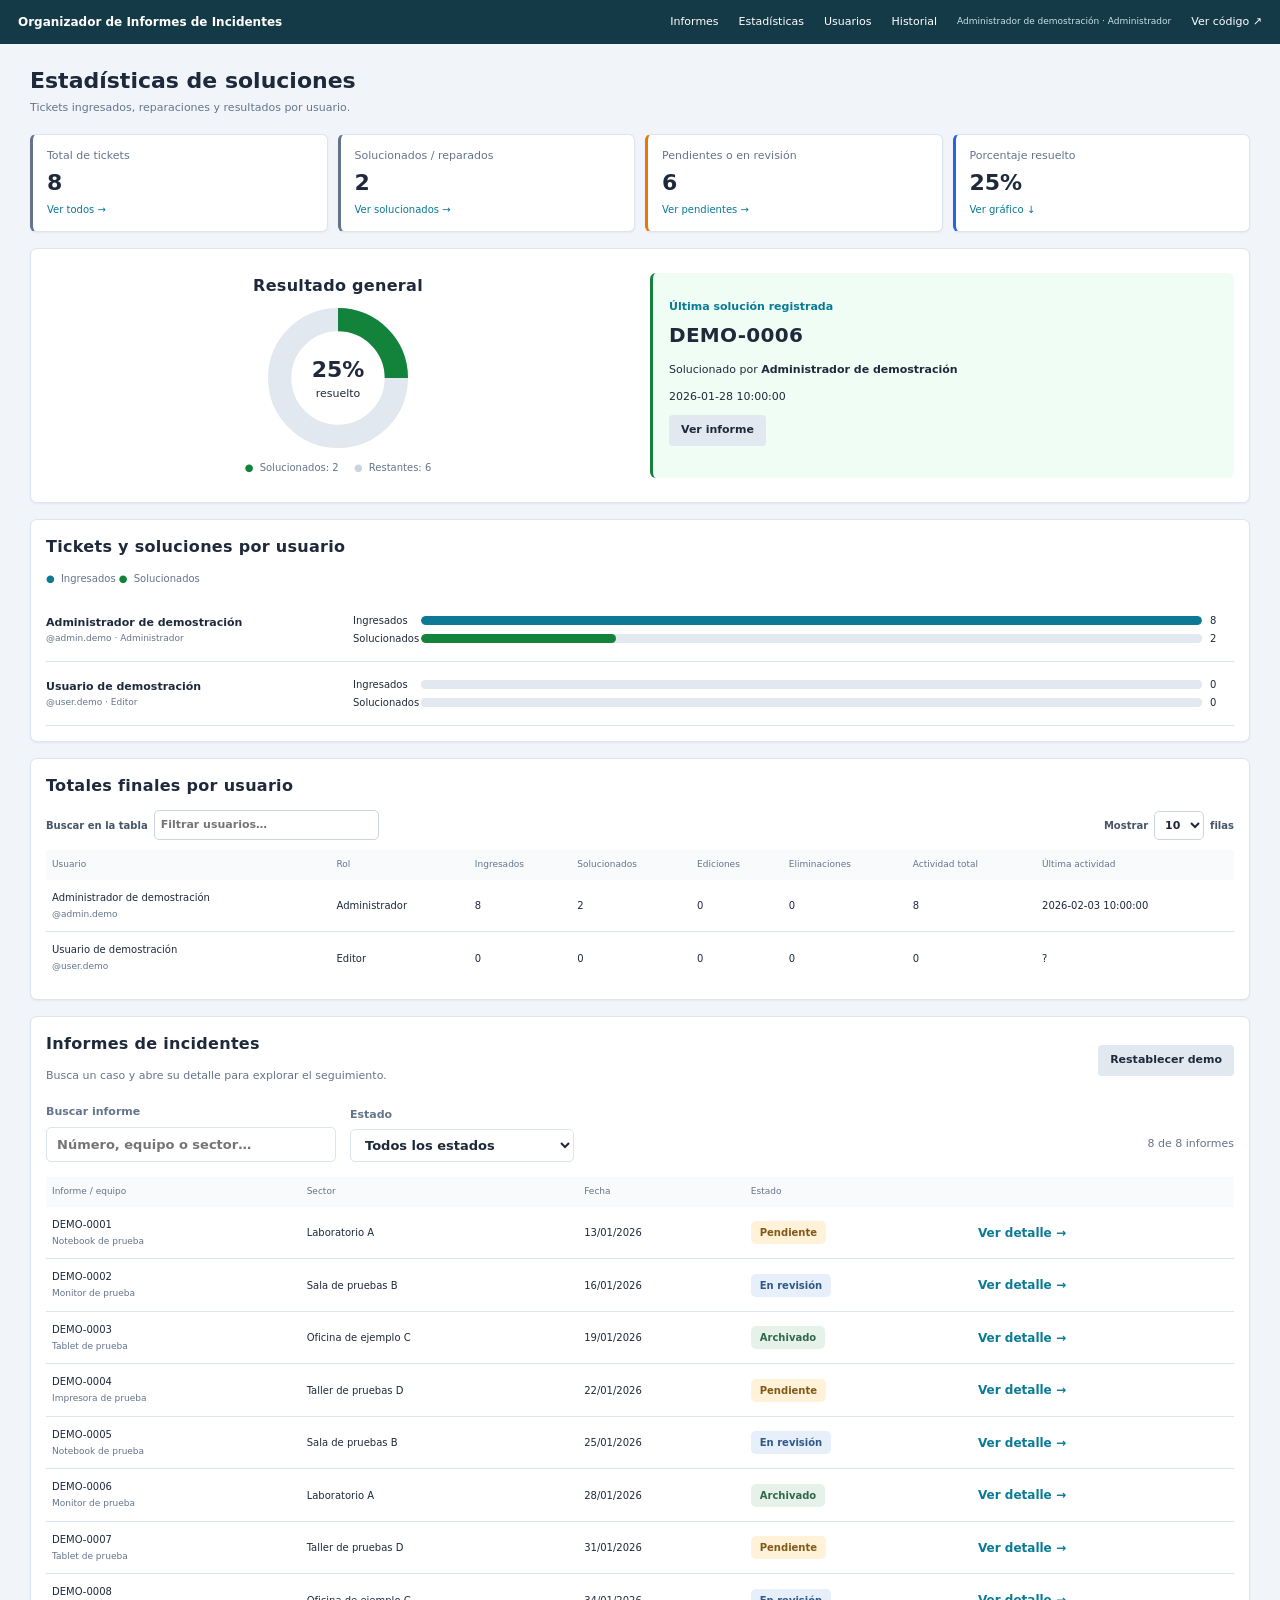
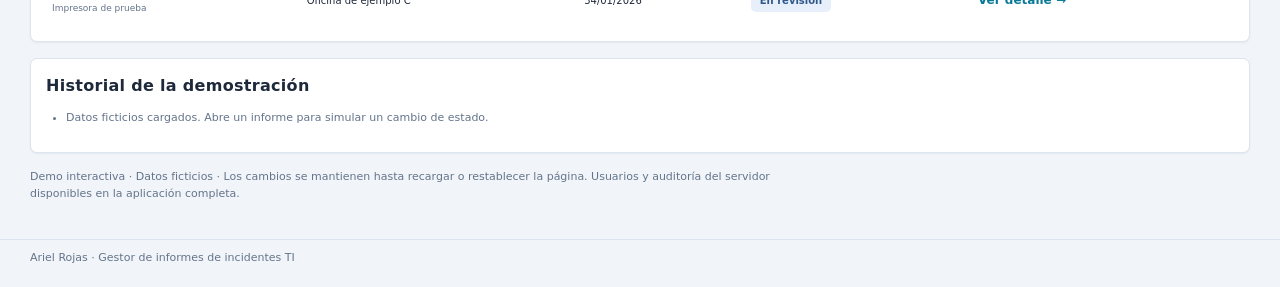
<file: docs/index.html>
<!doctype html>
<html lang="es">
<head>
  <meta charset="utf-8">
  <meta name="viewport" content="width=device-width,initial-scale=1">
  <meta name="description" content="Explora el gestor de informes de incidentes TI de Ariel Rojas con datos ficticios y sin iniciar sesión.">
  <meta name="referrer" content="strict-origin-when-cross-origin">
  <meta http-equiv="Content-Security-Policy" content="default-src 'self'; script-src 'self'; style-src 'self'; img-src 'self' data:; connect-src 'none'; object-src 'none'; base-uri 'none'; form-action 'none'">
  <title>Incidentes TI · Demo de Ariel Rojas</title>
  <link rel="stylesheet" href="demo.css?v=20261029-2">
  <script src="demo.js?v=20261029-2" defer></script>
</head>
<body>
<header class="topbar"><a class="brand" href="#estadisticas">Organizador de Informes de Incidentes</a><nav aria-label="Principal"><a href="#informes">Informes</a><a href="#estadisticas">Estadísticas</a><a href="#usuarios">Usuarios</a><a href="#historial">Historial</a><span>Administrador de demostración · Administrador</span><a href="https://github.com/arojases/Gestion-de-Incidentes">Ver código ↗</a></nav></header>
<main>
<section id="estadisticas"><h1>Estadísticas de soluciones</h1><p class="subtitle">Tickets ingresados, reparaciones y resultados por usuario.</p>
<div class="metrics">
<article><span>Total de tickets</span><strong id="total">8</strong><a href="#informes" data-filter="">Ver todos →</a></article>
<article><span>Solucionados / reparados</span><strong id="archived">2</strong><a href="#informes" data-filter="Archivado">Ver solucionados →</a></article>
<article><span>Pendientes o en revisión</span><strong id="remaining">6</strong><a href="#informes" data-filter="abiertos">Ver pendientes →</a></article>
<article><span>Porcentaje resuelto</span><strong id="percentage">25%</strong><a href="#grafico">Ver gráfico ↓</a></article>
</div>
<section class="panel overview" id="grafico"><div class="chart"><h2>Resultado general</h2><div class="donut"><svg viewBox="0 0 120 120" aria-hidden="true"><circle class="track" cx="60" cy="60" r="50"/><circle id="donut-value" cx="60" cy="60" r="50" pathLength="100" stroke-dasharray="25 100"/></svg><div><strong id="chart-percent">25%</strong><span>resuelto</span></div></div><p class="legend"><span>●</span> Solucionados: <b id="solved-count">2</b> <span class="gray">●</span> Restantes: <b id="remaining-count">6</b></p></div><aside class="latest"><h3>Última solución registrada</h3><h2 id="latest-id">DEMO-0006</h2><p>Solucionado por <strong>Administrador de demostración</strong></p><p id="latest-date">2026-01-28 10:00:00</p><button id="latest-open" type="button" class="button">Ver informe</button></aside></section>
<section class="panel"><h2>Tickets y soluciones por usuario</h2><p class="legend"><span class="blue">●</span> Ingresados <span>●</span> Solucionados</p><div id="user-bars"></div></section>
<section class="panel" id="usuarios"><h2>Totales finales por usuario</h2><div class="user-filters"><label>Buscar en la tabla <input id="user-search" type="search" placeholder="Filtrar usuarios…"></label><label>Mostrar <select id="user-limit"><option>10</option><option>25</option><option>50</option></select> filas</label></div><div class="table-wrap"><table><thead><tr><th>Usuario</th><th>Rol</th><th>Ingresados</th><th>Solucionados</th><th>Ediciones</th><th>Eliminaciones</th><th>Actividad total</th><th>Última actividad</th></tr></thead><tbody id="user-rows"></tbody></table></div></section>
</section>
      <section class="reports panel" id="informes"><div class="section-heading"><div><h2>Informes de incidentes</h2><p>Busca un caso y abre su detalle para explorar el seguimiento.</p></div><button class="button outline" id="reset" type="button">Restablecer demo</button></div>
        <div class="filters"><label>Buscar informe<input type="search" id="search" placeholder="Número, equipo o sector…" autocomplete="off"></label><label>Estado<select id="status"><option value="">Todos los estados</option><option value="abiertos">Pendientes o en revisión</option>Pendiente</option><option>En revisión</option><option>Archivado</option></select></label><span id="result-count" role="status" aria-live="polite"></span></div>
        <div class="table-wrap"><table><caption class="sr-only">Informes ficticios de incidentes TI</caption><thead><tr><th scope="col">Informe / equipo</th><th scope="col">Sector</th><th scope="col">Fecha</th><th scope="col">Estado</th><th scope="col"><span class="sr-only">Acciones</span></th></tr></thead><tbody id="rows"></tbody></table></div>
        <p id="empty" hidden>No hay informes con esos filtros. Prueba otra búsqueda.</p>
      </section>
<section class="panel" id="historial"><h2>Historial de la demostración</h2><ul id="activity"><li>Datos ficticios cargados. Abre un informe para simular un cambio de estado.</li></ul></section><p class="scope">Demo interactiva · Datos ficticios · Los cambios se mantienen hasta recargar o restablecer la página. Usuarios y auditoría del servidor disponibles en la aplicación completa.</p></main><footer>Ariel Rojas · Gestor de informes de incidentes TI</footer>  <dialog id="detail" aria-labelledby="detail-title"><div class="dialog-head"><p class="eyebrow">DETALLE DEL INFORME</p><button id="close" class="close" type="button" aria-label="Cerrar detalle">×</button></div><h2 id="detail-title"></h2><p id="detail-description"></p><dl id="detail-fields"></dl><label class="state-label">Simular cambio de estado<select id="detail-status"><option>Pendiente</option><option>En revisión</option><option>Archivado</option></select></label><h3>Historial de ejemplo</h3><ul id="history"></ul><p class="small">Información ficticia. Esta acción solo modifica la demostración en tu navegador.</p></dialog>
  <p class="toast" id="message" role="status" aria-live="polite"></p>
  <noscript><p>Activa JavaScript para explorar los informes de esta demostración.</p></noscript>
</body>
</html>
</file>
<file: docs/demo.css>
:root{--ink:#12343c;--muted:#5c7379;--teal:#116b64;--paper:#f5f7f4;--line:#dce5e0;--white:#fff}*{box-sizing:border-box}html{scroll-behavior:smooth;scroll-padding-top:30px}body{margin:0;color:var(--ink);background:var(--paper);font:15px/1.6 "Segoe UI",system-ui,sans-serif}a{color:inherit}button,input,select{font:inherit}button,a,input,select{outline-offset:4px}button{cursor:pointer}a{text-underline-offset:4px}.topbar,main,footer{max-width:1160px;margin:auto}.topbar{display:flex;align-items:center;justify-content:space-between;padding:25px 28px;border-bottom:1px solid var(--line)}.brand{font-size:19px;font-weight:750;text-decoration:none;display:flex;align-items:center;gap:10px}.brand-icon{background:var(--teal);color:#fff;border-radius:9px;padding:0 10px;font-size:25px}nav{display:flex;gap:26px}nav a{font-size:13px;text-decoration:none;font-weight:600}main{padding:0 28px}.intro{display:grid;grid-template-columns:1.2fr 1fr;gap:90px;padding:75px 0 65px;align-items:center}.eyebrow{font-size:11px;font-weight:750;letter-spacing:2px;color:var(--teal);margin:0 0 14px}h1{font-size:clamp(38px,5vw,62px);line-height:1.08;letter-spacing:-2.5px;margin:0 0 22px;font-weight:700}.lead{font-size:17px;color:var(--muted);max-width:470px;margin:0 0 28px}.button{display:inline-flex;align-items:center;justify-content:center;gap:25px;border-radius:6px;font-size:13px;font-weight:600;padding:11px 17px;text-decoration:none;border:1px solid transparent}.dark{background:var(--ink);color:white}.dark:hover{background:var(--teal)}.outline{background:transparent;border-color:var(--line);color:var(--ink)}.outline:hover{background:#edf2ef}.project-note{border-left:2px solid #a9c4b5;padding:12px 0 12px 30px}.tag{background:#e3eee7;color:#285a43;padding:5px 9px;font-size:11px;border-radius:4px}.project-note h2{font-size:23px;line-height:1.35;margin:18px 0 14px;letter-spacing:-.5px}.project-note p{font-size:14px;color:var(--muted)}.small{font-size:12px!important;color:var(--muted)}.workspace{border:1px solid var(--line);background:var(--white);border-radius:12px;box-shadow:0 12px 35px #12343c08;overflow:hidden}.workspace-header{display:flex;justify-content:space-between;align-items:center;padding:27px 30px}.workspace-header .eyebrow{margin-bottom:4px}.workspace h2{font-size:21px;letter-spacing:-.5px;margin:0}.demo-label{font-size:11px;padding:5px 10px;border:1px solid var(--line);border-radius:20px;color:var(--muted)}.demo-label span{color:var(--teal);margin-right:5px}.metrics{display:grid;grid-template-columns:repeat(4,1fr);margin:0 30px 30px;border:1px solid var(--line);border-radius:8px}.metrics article{padding:18px 22px;border-right:1px solid var(--line)}.metrics article:last-child{border:0}.metrics span{display:block;font-size:12px;color:var(--muted)}.metrics strong{display:block;font-size:34px;font-weight:650;line-height:1.5;letter-spacing:-1px}.metrics small{font-size:11px;color:var(--muted)}.reports{border-top:1px solid var(--line);padding:27px 30px}.section-heading{display:flex;justify-content:space-between;gap:20px;align-items:center}.section-heading p{font-size:12px;color:var(--muted);margin:5px 0}.filters{display:flex;gap:14px;align-items:end;margin:23px 0 18px}label{display:block;font-size:11px;font-weight:600;color:var(--muted)}input,select{display:block;border:1px solid var(--line);border-radius:5px;background:white;color:var(--ink);padding:10px 12px;margin-top:6px;font-size:13px}input{width:290px}.filters #result-count{margin-left:auto;font-size:11px;padding-bottom:10px;color:var(--muted)}.table-wrap{overflow:auto}table{width:100%;border-collapse:collapse;text-align:left;white-space:nowrap}th{font-size:10px;text-transform:uppercase;letter-spacing:1px;background:#f7f9f7;color:var(--muted);padding:12px}td{border-bottom:1px solid #edf1ee;padding:15px 12px;font-size:12px}td:first-child strong{display:block;font-size:12px}td:first-child small{display:block;color:var(--muted);font-size:11px;margin-top:3px}tr:last-child td{border-bottom:0}.badge{display:inline-block;padding:4px 9px;font-size:10px;border-radius:5px;font-weight:600}.pending{background:#fff2d9;color:#805918}.review{background:#e7effa;color:#30598a}.archived{background:#e6f2e9;color:#2f694a}.detail-button{border:0;background:none;color:var(--teal);padding:6px;font-size:12px;font-weight:650}.detail-button:hover{text-decoration:underline}.workspace-foot{font-size:11px;color:var(--muted);background:#fafbf9;margin:0;border-top:1px solid var(--line);padding:15px 30px}.about{padding:75px 0 65px}.about h2{font-size:30px;letter-spacing:-1px;margin:0 0 32px}.about-grid{display:grid;grid-template-columns:repeat(3,1fr);gap:36px}.about-grid article{border-top:1px solid #c9d7cd;padding-top:18px}.about-grid span{font-size:10px;letter-spacing:1px;color:var(--teal);font-weight:700}.about h3{font-size:17px;margin:12px 0 8px}.about-grid p{font-size:13px;color:var(--muted);margin:0}.scope{font-size:12px;color:var(--muted);margin-top:30px;max-width:780px}footer{display:flex;justify-content:space-between;border-top:1px solid var(--line);padding:25px 28px 35px;font-size:12px;color:var(--muted)}footer span span{padding:0 8px;color:#a0b2a8}dialog{border:1px solid var(--line);border-radius:12px;padding:28px;max-width:540px;width:calc(100% - 32px);color:var(--ink);max-height:90vh}dialog::backdrop{background:#102c36a6}.dialog-head{display:flex;align-items:center;justify-content:space-between}.dialog-head .eyebrow{margin:0}.close{border:0;background:#edf2ef;border-radius:50%;font-size:24px;width:34px;height:34px;color:var(--ink)}dialog h2{font-size:28px;margin:18px 0 8px}dialog p{font-size:14px;color:var(--muted)}dl{display:grid;grid-template-columns:1fr 1fr;gap:8px;margin:22px 0}dt{font-size:12px;color:var(--muted)}dd{margin:0;font-size:12px}.state-label select{width:100%}dialog h3{font-size:14px;margin:22px 0 8px}#history{padding-left:18px;font-size:12px}#history li{margin:8px 0}.toast{position:fixed;bottom:20px;left:50%;transform:translateX(-50%);background:var(--ink);color:white;padding:12px 20px;border-radius:6px;font-size:13px;max-width:90%;box-shadow:0 4px 20px #0002}.toast:empty{display:none}.sr-only{position:absolute;width:1px;height:1px;padding:0;overflow:hidden;clip:rect(0,0,0,0);white-space:nowrap;border:0}#empty{text-align:center;padding:28px;color:var(--muted)}@media(max-width:760px){.intro{gap:30px;padding:45px 0;grid-template-columns:1fr}.project-note{padding-left:22px}.intro br{display:none}h1{letter-spacing:-1.5px}.topbar,main,footer{padding-left:18px;padding-right:18px}nav{gap:12px}nav a{font-size:11px}.brand{font-size:15px}.workspace-header{padding:20px;gap:14px;flex-wrap:wrap}.metrics{margin:0 20px 24px;grid-template-columns:1fr 1fr}.metrics article{padding:15px}.metrics article:nth-child(2){border-right:0}.metrics article:nth-child(-n+2){border-bottom:1px solid var(--line)}.reports{padding:22px 18px}.section-heading{align-items:start;flex-direction:column;gap:10px}.filters{flex-wrap:wrap}.filters label:first-child{width:100%}input{width:100%}.filters #result-count{font-size:10px}.workspace-foot{padding:14px 18px}.about{padding:45px 0}.about-grid{grid-template-columns:1fr;gap:24px}.about h2{font-size:26px}footer{gap:15px;flex-wrap:wrap}}@media(prefers-reduced-motion:reduce){html{scroll-behavior:auto}}

:root{--ink:#1e293b;--muted:#64748b;--line:#dce4ef;--paper:#f1f5f9;--teal:#087a95}body{font:12px/1.5 "Segoe UI",system-ui,sans-serif;background:var(--paper)}html{scroll-padding-top:18px}.topbar{max-width:none;background:#143947;color:white;min-height:44px;padding:10px 18px;border:0;gap:24px}.brand{font-size:12px;font-weight:700;white-space:nowrap}nav{gap:20px;align-items:center}nav a{font-size:11px;font-weight:400}nav span{font-size:9px;color:#c7e1ec}main{max-width:1450px;padding:22px 30px}h1{font-size:22px;letter-spacing:0;line-height:1.4;margin:0 0 3px}h2{font-size:16px;letter-spacing:.3px;margin:0 0 12px;font-weight:650}.subtitle{font-size:11px;color:var(--muted);margin:0 0 18px}.metrics{display:grid;grid-template-columns:repeat(4,1fr);gap:10px;border:0;margin:0 0 16px}.metrics article,.metrics article:last-child{background:white;border:1px solid var(--line);border-left:3px solid #64748b;border-radius:6px;padding:13px 14px;box-shadow:0 1px 2px #102c3610}.metrics article:nth-child(3){border-left-color:#ea7800}.metrics article:nth-child(4){border-left-color:#2563eb}.metrics span{font-size:11px}.metrics strong{font-size:22px;line-height:1.6;letter-spacing:0}.metrics a{font-size:10px;text-decoration:none;color:var(--teal)}.panel{background:#fff;border:1px solid var(--line);border-radius:7px;padding:15px;margin-bottom:16px;box-shadow:0 1px 2px #102c3610}.overview{display:grid;grid-template-columns:1fr 1fr;gap:20px;padding:15px;align-items:center;min-height:237px}.chart{text-align:center}.chart h2{margin:10px 0}.donut{position:relative;width:140px;height:140px;margin:auto}.donut svg{width:100%;height:100%;transform:rotate(-90deg)}.donut circle{fill:none;stroke-width:20;stroke:#13833b}.donut .track{stroke:#e2e8f0}.donut>div{position:absolute;inset:0;display:flex;align-items:center;justify-content:center;flex-direction:column}.donut strong{font-size:22px}.donut span{font-size:11px}.legend{font-size:10px;color:var(--muted);margin:12px 0}.legend span{color:#13833b;margin-right:3px}.legend span.gray{color:#cbd5e1;margin-left:12px}.legend span.blue{color:#0d7995}.legend b{font-weight:400}.latest{background:#f0fdf5;border-left:3px solid #13833b;border-radius:6px;padding:26px 16px;min-height:205px}.latest h3{font-size:11px;color:#087a95;margin:0 0 5px}.latest h2{font-size:20px}.latest p{font-size:11px;margin:10px 0}.button{padding:7px 12px;background:#e2e8f0;border:0;color:var(--ink);font-size:11px;border-radius:4px;gap:8px}.button:disabled{opacity:.5;cursor:default}.bar-row{display:grid;grid-template-columns:25% 1fr;gap:10px;padding:12px 0;border-bottom:1px solid var(--line);align-items:center}.bar-row strong{font-size:11px}.bar-row small{display:block;font-size:9px;color:var(--muted)}.bar-line{display:grid;grid-template-columns:60px 1fr 24px;gap:8px;align-items:center;font-size:10px;margin:3px 0}progress{width:100%;height:9px;border:0;appearance:none;border-radius:10px;overflow:hidden;background:#e2e8f0}progress::-webkit-progress-bar{background:#e2e8f0;border-radius:10px}progress::-webkit-progress-value{background:#0d7995;border-radius:10px}progress::-moz-progress-bar{background:#0d7995;border-radius:10px}.bar-line:nth-child(2) progress::-webkit-progress-value{background:#13833b}.bar-line:nth-child(2) progress::-moz-progress-bar{background:#13833b}.user-filters{display:flex;justify-content:space-between;align-items:center;margin:10px 0}.user-filters label{display:flex;align-items:center;gap:6px;color:#475569;font-size:10px}.user-filters input{width:225px}.user-filters input,.user-filters select{padding:6px;margin:0;font-size:11px;border-color:#cbd5e1}th{font-size:9px;text-transform:none;letter-spacing:0;background:#f8fafc;padding:8px 6px;font-weight:400}td{padding:10px 6px;font-size:10px;border-color:var(--line)}td:first-child strong{font-size:10px;font-weight:500}td:first-child small{font-size:9px}.reports{padding:15px;border-top:1px solid var(--line)}.reports h2{font-size:16px;letter-spacing:.3px}.filters{margin:15px 0}.filters input,.filters select{padding:7px 10px}.section-heading p{font-size:11px}.scope{font-size:11px;color:var(--muted);margin:15px 0}footer{max-width:1450px;padding:10px 30px 20px;font-size:11px}#activity{padding-left:20px;color:var(--muted);font-size:11px}.eyebrow{letter-spacing:1px}dialog h2{font-size:24px}
@media(min-width:1500px){main{padding-top:28px}}
@media(max-width:850px){.topbar{flex-wrap:wrap;gap:8px}nav{flex-wrap:wrap;gap:14px}main{padding:20px 16px}.metrics{margin:0 0 16px;grid-template-columns:repeat(2,1fr)}.metrics article{padding:12px}.overview{gap:10px}.latest{padding:20px 14px}.bar-row{grid-template-columns:32% 1fr}.bar-line{grid-template-columns:58px 1fr 16px;gap:4px}}
@media(max-width:520px){.overview{grid-template-columns:1fr}.latest{min-height:0}.bar-row{grid-template-columns:1fr}.user-filters{gap:12px;flex-wrap:wrap}.user-filters input{width:185px}.metrics span{font-size:10px}.brand{white-space:normal}nav span{display:none}.filters label:first-child{width:100%}}
</file>
